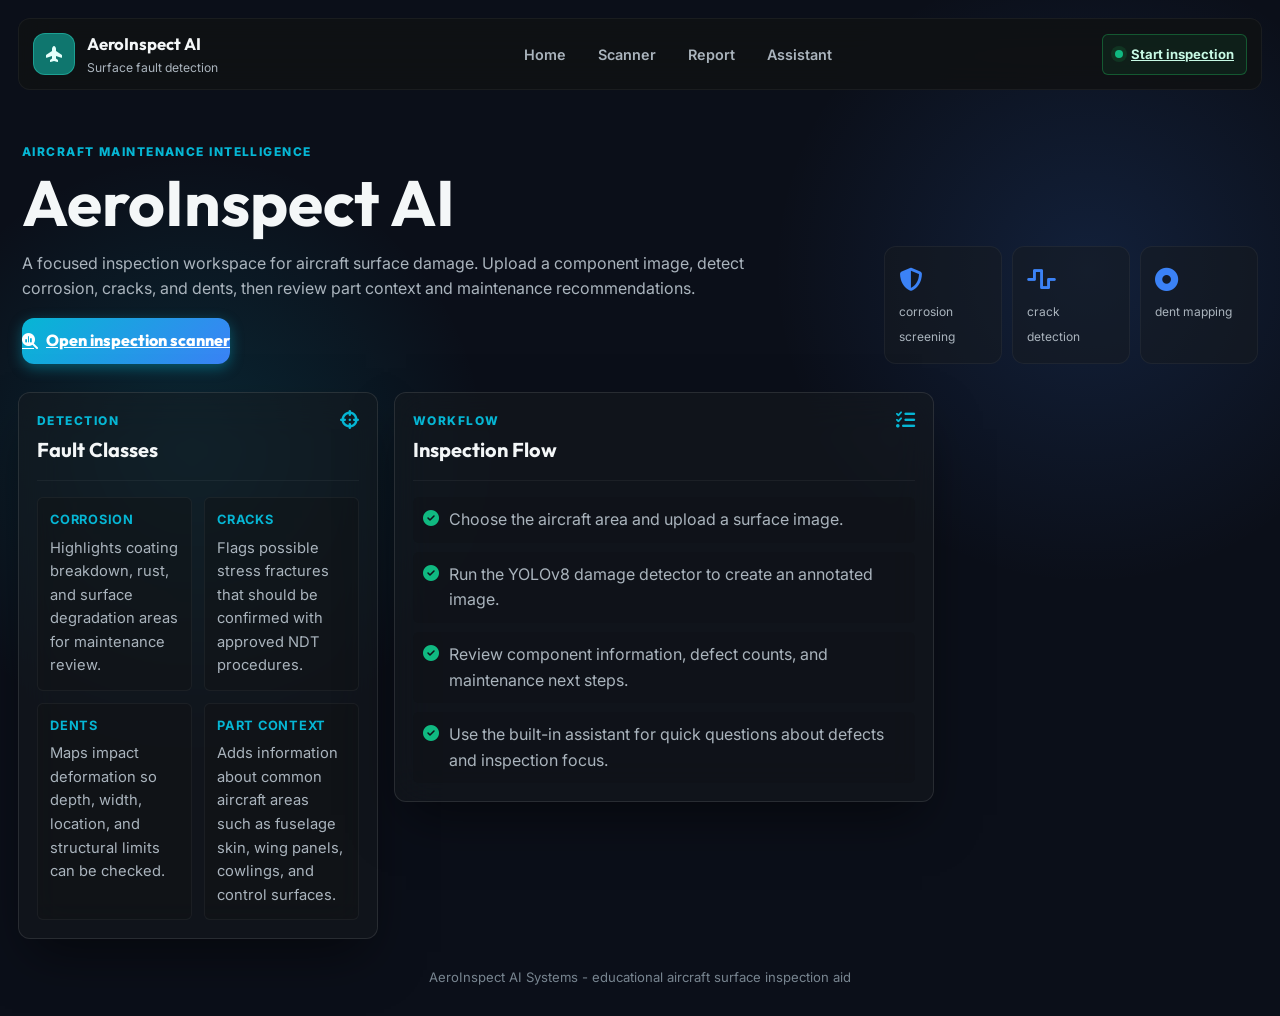
<file: templates/landing.html>
<!DOCTYPE html>
<html lang="en">
<head>
    <meta charset="UTF-8">
    <meta name="viewport" content="width=device-width, initial-scale=1.0">
    <title>AeroInspect AI - Aircraft Surface Fault Detection</title>
    <meta name="description" content="AI-powered aircraft surface fault detection for corrosion, cracks, and dents.">
    <link rel="preconnect" href="https://fonts.googleapis.com">
    <link rel="preconnect" href="https://fonts.gstatic.com" crossorigin>
    <link href="https://fonts.googleapis.com/css2?family=Inter:wght@400;500;600;700&family=Outfit:wght@600;700;800&display=swap" rel="stylesheet">
    <link rel="stylesheet" href="https://cdnjs.cloudflare.com/ajax/libs/font-awesome/6.4.0/css/all.min.css">
    <link rel="stylesheet" href="/static/css/style.css">
</head>
<body>
    <div class="site-shell">
        <nav class="top-nav" aria-label="Main navigation">
            <a class="brand" href="/">
                <span class="brand-mark"><i class="fa-solid fa-plane-up"></i></span>
                <span>
                    <strong>AeroInspect AI</strong>
                    <small>Surface fault detection</small>
                </span>
            </a>

            <div class="nav-links">
                <a href="/">Home</a>
                <a href="/inspect#scanner">Scanner</a>
                <a href="/inspect#report">Report</a>
                <a href="/inspect#assistant">Assistant</a>
            </div>

            <a class="engine-status" href="/inspect">
                <span class="status-dot"></span>
                Start inspection
            </a>
        </nav>

        <header class="hero-band">
            <div>
                <p class="eyebrow">Aircraft maintenance intelligence</p>
                <h1>AeroInspect AI</h1>
                <p class="hero-copy">A focused inspection workspace for aircraft surface damage. Upload a component image, detect corrosion, cracks, and dents, then review part context and maintenance recommendations.</p>
                <p class="hero-copy"><a class="btn btn-primary" href="/inspect"><i class="fa-solid fa-magnifying-glass-chart"></i> Open inspection scanner</a></p>
            </div>
            <div class="hero-stats" aria-label="Detection classes">
                <div><span><i class="fa-solid fa-shield-halved"></i></span><small>corrosion screening</small></div>
                <div><span><i class="fa-solid fa-wave-square"></i></span><small>crack detection</small></div>
                <div><span><i class="fa-solid fa-circle-dot"></i></span><small>dent mapping</small></div>
            </div>
        </header>

        <main class="workbench">
            <section class="panel scanner-panel">
                <div class="panel-heading">
                    <div>
                        <p class="section-kicker">Detection</p>
                        <h2>Fault Classes</h2>
                    </div>
                    <i class="fa-solid fa-crosshairs"></i>
                </div>
                <div class="component-grid">
                    <div><h4>Corrosion</h4><p>Highlights coating breakdown, rust, and surface degradation areas for maintenance review.</p></div>
                    <div><h4>Cracks</h4><p>Flags possible stress fractures that should be confirmed with approved NDT procedures.</p></div>
                    <div><h4>Dents</h4><p>Maps impact deformation so depth, width, location, and structural limits can be checked.</p></div>
                    <div><h4>Part context</h4><p>Adds information about common aircraft areas such as fuselage skin, wing panels, cowlings, and control surfaces.</p></div>
                </div>
            </section>

            <section class="panel results-panel">
                <div class="panel-heading">
                    <div>
                        <p class="section-kicker">Workflow</p>
                        <h2>Inspection Flow</h2>
                    </div>
                    <i class="fa-solid fa-list-check"></i>
                </div>
                <ul class="recommendation-list">
                    <li><i class="fa-solid fa-circle-check"></i><span>Choose the aircraft area and upload a surface image.</span></li>
                    <li><i class="fa-solid fa-circle-check"></i><span>Run the YOLOv8 damage detector to create an annotated image.</span></li>
                    <li><i class="fa-solid fa-circle-check"></i><span>Review component information, defect counts, and maintenance next steps.</span></li>
                    <li><i class="fa-solid fa-circle-check"></i><span>Use the built-in assistant for quick questions about defects and inspection focus.</span></li>
                </ul>
            </section>
        </main>

        <footer class="app-footer">
            AeroInspect AI Systems - educational aircraft surface inspection aid
        </footer>
    </div>
</body>
</html>
</file>
<file: static/css/style.css>
:root {
    --bg-color: #0b0f19;
    --surface: rgba(23, 27, 31, 0.5);
    --surface-2: rgba(31, 37, 43, 0.7);
    --surface-3: rgba(37, 44, 51, 0.8);
    --line: rgba(255, 255, 255, 0.1);
    --line-soft: rgba(255, 255, 255, 0.05);
    --text: #f4f7f8;
    --muted: #aab4bd;
    --subtle: #788590;
    --brand: #06b6d4; /* Cyan */
    --brand-2: #3b82f6; /* Blue */
    --brand-glow: rgba(6, 182, 212, 0.4);
    --warning: #f59e0b;
    --danger: #ef4444;
    --dent: #f97316;
    --success: #10b981;
    --shadow: 0 25px 50px -12px rgba(0, 0, 0, 0.5);
    --font-header: "Outfit", sans-serif;
    --font-body: "Inter", sans-serif;
    --radius: 12px;
}

*,
*::before,
*::after {
    box-sizing: border-box;
    margin: 0;
    padding: 0;
}

html {
    scroll-behavior: smooth;
}

body {
    min-height: 100vh;
    background: radial-gradient(circle at 15% 50%, rgba(6, 182, 212, 0.15), transparent 25%),
                radial-gradient(circle at 85% 30%, rgba(59, 130, 246, 0.15), transparent 25%),
                var(--bg-color);
    background-attachment: fixed;
    color: var(--text);
    font-family: var(--font-body);
    line-height: 1.6;
}

a {
    color: inherit;
}

button,
input,
select {
    font: inherit;
}

.site-shell {
    width: min(1480px, 100%);
    margin: 0 auto;
    padding: 18px;
}

.top-nav {
    position: sticky;
    top: 0;
    z-index: 20;
    display: flex;
    align-items: center;
    justify-content: space-between;
    gap: 20px;
    padding: 12px 14px;
    background: rgba(16, 18, 20, 0.92);
    border: 1px solid var(--line-soft);
    border-radius: var(--radius);
    backdrop-filter: blur(16px);
}

.brand {
    display: inline-flex;
    align-items: center;
    gap: 12px;
    text-decoration: none;
    min-width: 220px;
}

.brand-mark {
    width: 42px;
    height: 42px;
    display: grid;
    place-items: center;
    border-radius: var(--radius);
    background: #0f766e;
    color: #e6fffb;
    border: 1px solid rgba(45, 212, 191, 0.45);
}

.brand strong,
.brand small {
    display: block;
}

.brand strong {
    font-family: var(--font-header);
    font-size: 1.05rem;
}

.brand small {
    color: var(--muted);
    font-size: 0.76rem;
}

.nav-links {
    display: flex;
    align-items: center;
    justify-content: center;
    gap: 8px;
}

.nav-links a {
    color: var(--muted);
    text-decoration: none;
    padding: 9px 12px;
    border-radius: 6px;
    font-size: 0.9rem;
    font-weight: 600;
}

.nav-links a:hover {
    color: var(--text);
    background: var(--surface-2);
}

.engine-status {
    display: inline-flex;
    align-items: center;
    gap: 8px;
    color: #c7f9e4;
    border: 1px solid rgba(34, 197, 94, 0.35);
    background: rgba(34, 197, 94, 0.08);
    padding: 9px 12px;
    border-radius: 6px;
    font-size: 0.82rem;
    font-weight: 700;
    white-space: nowrap;
}

.status-dot {
    width: 8px;
    height: 8px;
    border-radius: 50%;
    background: var(--success);
    box-shadow: 0 0 0 4px rgba(34, 197, 94, 0.13);
}

.hero-band {
    display: grid;
    grid-template-columns: minmax(0, 1fr) auto;
    gap: 28px;
    align-items: end;
    padding: 52px 4px 28px;
}

.eyebrow,
.section-kicker {
    color: var(--brand);
    font-size: 0.75rem;
    font-weight: 800;
    letter-spacing: 0.12em;
    text-transform: uppercase;
}

.hero-band h1 {
    max-width: 860px;
    margin-top: 8px;
    font-family: var(--font-header);
    font-size: clamp(2.1rem, 5vw, 4.1rem);
    line-height: 1.02;
    letter-spacing: 0;
}

.hero-copy {
    max-width: 760px;
    margin-top: 16px;
    color: var(--muted);
    font-size: 1rem;
}

.hero-stats {
    display: grid;
    grid-template-columns: repeat(3, 118px);
    gap: 10px;
}

.hero-stats div {
    min-height: 92px;
    padding: 14px;
    background: var(--surface);
    border: 1px solid var(--line-soft);
    border-radius: var(--radius);
}

.hero-stats span {
    display: block;
    font-family: var(--font-header);
    font-size: 1.45rem;
    color: var(--brand-2);
}

.hero-stats small {
    color: var(--muted);
    font-size: 0.75rem;
}

.workbench {
    display: grid;
    grid-template-columns: minmax(320px, 0.9fr) minmax(460px, 1.35fr) minmax(300px, 0.78fr);
    gap: 16px;
    align-items: start;
}

.panel {
    background: var(--surface);
    backdrop-filter: blur(20px);
    -webkit-backdrop-filter: blur(20px);
    border: 1px solid var(--line);
    border-radius: var(--radius);
    box-shadow: var(--shadow);
    transition: transform 0.3s ease, box-shadow 0.3s ease;
}

.panel:hover {
    box-shadow: 0 30px 60px -15px rgba(0, 0, 0, 0.6);
}

.scanner-panel,
.results-panel,
.chat-panel {
    padding: 18px;
}

.chat-panel {
    position: sticky;
    top: 88px;
}

.panel-heading {
    display: flex;
    align-items: flex-start;
    justify-content: space-between;
    gap: 14px;
    margin-bottom: 16px;
    padding-bottom: 14px;
    border-bottom: 1px solid var(--line-soft);
}

.panel-heading h2 {
    margin-top: 4px;
    font-family: var(--font-header);
    font-size: 1.25rem;
    letter-spacing: 0;
}

.panel-heading > i {
    color: var(--brand);
    font-size: 1.2rem;
}

.upload-form {
    display: grid;
    gap: 16px;
}

.field-label {
    color: var(--muted);
    font-size: 0.82rem;
    font-weight: 800;
    text-transform: uppercase;
    letter-spacing: 0.06em;
}

.component-select,
.chat-form input {
    width: 100%;
    border: 1px solid var(--line);
    background: var(--surface-2);
    color: var(--text);
    border-radius: var(--radius);
    padding: 12px;
    outline: none;
}

.component-select:focus,
.chat-form input:focus {
    border-color: var(--brand);
    box-shadow: 0 0 0 3px rgba(45, 212, 191, 0.12);
}

.dropzone {
    min-height: 320px;
    display: grid;
    place-items: center;
    position: relative;
    overflow: hidden;
    cursor: pointer;
    border: 2px dashed rgba(255, 255, 255, 0.2);
    border-radius: var(--radius);
    background: rgba(255, 255, 255, 0.02);
    transition: all 0.3s cubic-bezier(0.4, 0, 0.2, 1);
}

.dropzone:hover,
.dropzone.dragover {
    border-color: var(--brand);
    background: rgba(6, 182, 212, 0.05);
    transform: scale(1.01);
}

.file-input {
    display: none;
}

.dropzone-content {
    display: grid;
    justify-items: center;
    gap: 10px;
    text-align: center;
    padding: 24px;
}

.dropzone-content i {
    font-size: 2.6rem;
    color: var(--brand);
}

.dropzone-content h3 {
    font-family: var(--font-header);
    font-size: 1.15rem;
}

.dropzone-content p {
    color: var(--muted);
    font-size: 0.88rem;
}

.preview-container {
    position: absolute;
    inset: 0;
    display: grid;
    place-items: center;
    background: #090b0d;
}

.image-preview {
    width: 100%;
    height: 100%;
    object-fit: contain;
}

.scanner-line {
    position: absolute;
    left: 0;
    width: 100%;
    height: 3px;
    background: linear-gradient(90deg, transparent, var(--brand), var(--warning), transparent);
    box-shadow: 0 0 18px rgba(45, 212, 191, 0.6);
    animation: scanAnimation 2.1s ease-in-out infinite;
}

@keyframes scanAnimation {
    0%, 100% { top: 0; }
    50% { top: 100%; }
}

.scan-overlay-text {
    position: absolute;
    bottom: 16px;
    left: 50%;
    transform: translateX(-50%);
    display: inline-flex;
    align-items: center;
    gap: 8px;
    padding: 9px 12px;
    border-radius: 6px;
    background: rgba(16, 18, 20, 0.92);
    border: 1px solid var(--brand);
    color: #c7fffb;
    font-weight: 800;
    font-size: 0.82rem;
}

.action-row {
    display: grid;
    grid-template-columns: 1fr auto;
    gap: 10px;
}

.btn {
    display: inline-flex;
    align-items: center;
    justify-content: center;
    gap: 8px;
    min-height: 46px;
    border: 1px solid transparent;
    border-radius: var(--radius);
    cursor: pointer;
    font-family: var(--font-header);
    font-weight: 800;
}

.btn-primary {
    background: linear-gradient(135deg, var(--brand), var(--brand-2));
    color: #fff;
    border: none;
    box-shadow: 0 4px 14px var(--brand-glow);
    transition: all 0.3s ease;
}

/* --- Predictive AI & Workflow Stepper Styles --- */
.workflow-stepper .step-item {
    transition: all 0.25s ease;
}
.workflow-stepper .step-item:hover {
    transform: translateY(-2px);
    box-shadow: 0 4px 12px rgba(0,0,0,0.3);
}
.predictive-ai-card, .cost-estimator-card, .workflow-engine-card {
    transition: transform 0.2s ease, box-shadow 0.2s ease;
}
.predictive-ai-card:hover {
    box-shadow: 0 0 20px rgba(139, 92, 246, 0.25);
}
.cost-estimator-card:hover {
    box-shadow: 0 0 20px rgba(16, 185, 129, 0.25);
}
.workflow-engine-card:hover {
    box-shadow: 0 0 20px rgba(59, 130, 246, 0.25);
}

.btn-primary:hover:not(:disabled) {
    transform: translateY(-2px);
    box-shadow: 0 6px 20px var(--brand-glow);
}

.btn-primary:disabled {
    background: var(--surface-2);
    color: var(--subtle);
    border-color: var(--line);
    cursor: not-allowed;
}

.btn-secondary {
    background: transparent;
    color: var(--muted);
    border-color: var(--line);
    padding-inline: 18px;
}

.btn-secondary:hover {
    color: var(--text);
    background: var(--surface-2);
}

.results-panel.empty {
    min-height: 520px;
    display: grid;
    place-items: center;
}

.empty-state-content {
    max-width: 480px;
    display: grid;
    justify-items: center;
    gap: 12px;
    text-align: center;
    padding: 34px 20px;
}

.empty-state-content i {
    color: var(--brand-2);
    font-size: 3rem;
}

.empty-state-content h2 {
    font-family: var(--font-header);
    font-size: 1.45rem;
}

.empty-state-content p {
    color: var(--muted);
}

.analysis-results {
    display: grid;
    grid-template-columns: repeat(2, minmax(0, 1fr));
    gap: 20px;
    align-items: stretch;
}

.image-comparison-grid {
    display: grid;
    grid-template-columns: repeat(2, minmax(0, 1fr));
    gap: 20px;
    grid-column: span 2;
}

.image-frame {
    position: relative;
    min-height: 260px;
    aspect-ratio: 16 / 10;
    display: grid;
    place-items: center;
    overflow: hidden;
    background: #090b0d;
    border: 1px solid var(--line-soft);
    border-radius: var(--radius);
}

.image-frame img {
    width: 100%;
    height: 100%;
    object-fit: contain;
    transition: transform 0.4s ease;
    cursor: zoom-in;
}

.image-frame:hover img {
    transform: scale(1.05);
}

.image-frame figcaption {
    position: absolute;
    top: 10px;
    left: 10px;
    padding: 6px 8px;
    border-radius: 5px;
    background: rgba(16, 18, 20, 0.86);
    border: 1px solid var(--line);
    color: var(--muted);
    font-size: 0.72rem;
    font-weight: 800;
    text-transform: uppercase;
    letter-spacing: 0.06em;
}

.summary-metrics {
    display: grid;
    grid-template-columns: repeat(4, minmax(0, 1fr));
    gap: 14px;
    grid-column: span 2;
    align-items: stretch;
}

.metric-card {
    display: flex;
    flex-direction: column;
    justify-content: center;
    gap: 6px;
    padding: 14px 16px;
    background: var(--surface-2);
    border: 1px solid var(--line-soft);
    border-left-width: 4px;
    border-radius: var(--radius);
    height: 100%;
}

.metric-card.corrosion {
    border-left-color: var(--warning);
}

.metric-card.crack {
    border-left-color: var(--danger);
}

.metric-card.dent {
    border-left-color: var(--dent);
}

.metric-card span {
    color: var(--muted);
    font-size: 0.78rem;
    font-weight: 800;
    text-transform: uppercase;
    letter-spacing: 0.05em;
}

.metric-card strong {
    font-family: var(--font-header);
    font-size: 2rem;
}

.component-card,
.caption-container,
.recommendations-container,
.raw-data-container {
    border: 1px solid var(--line-soft);
    border-radius: var(--radius);
    background: rgba(31, 37, 43, 0.62);
    padding: 24px;
    display: flex;
    flex-direction: column;
    justify-content: space-between;
}

.component-card.full-width-card {
    grid-column: span 2;
}

@media (max-width: 950px) {
    .analysis-results {
        grid-template-columns: 1fr;
    }
    .panel-heading,
    .image-comparison-grid,
    .summary-metrics,
    .component-card,
    .caption-container,
    .recommendations-container,
    .raw-data-container {
        grid-column: span 1 !important;
    }
    .summary-metrics {
        grid-template-columns: repeat(2, minmax(0, 1fr));
    }
}

.card-title-row {
    display: flex;
    flex-wrap: wrap;
    align-items: center;
    justify-content: space-between;
    gap: 12px;
    margin-bottom: 16px;
}

.card-title-row h3,
.caption-container h3,
.recommendations-container h3 {
    font-family: var(--font-header);
    font-size: 1.15rem;
    margin: 0;
}

.pred-grid {
    display: grid;
    grid-template-columns: minmax(240px, 1fr) minmax(380px, 2.5fr);
    gap: 20px;
    margin-top: 14px;
    align-items: stretch;
}

@media (max-width: 800px) {
    .pred-grid {
        grid-template-columns: 1fr;
    }
}

.card-title-row span {
    color: #ffebb8;
    background: rgba(245, 158, 11, 0.12);
    border: 1px solid rgba(245, 158, 11, 0.26);
    border-radius: 999px;
    padding: 5px 9px;
    font-size: 0.72rem;
    font-weight: 800;
    white-space: nowrap;
}

.component-grid {
    display: grid;
    grid-template-columns: repeat(2, minmax(0, 1fr));
    gap: 12px;
}

.component-grid div {
    padding: 12px;
    background: rgba(16, 18, 20, 0.45);
    border: 1px solid var(--line-soft);
    border-radius: 6px;
}

.component-grid h4 {
    color: var(--brand);
    margin-bottom: 6px;
    font-size: 0.8rem;
    text-transform: uppercase;
    letter-spacing: 0.06em;
}

.component-grid p,
.caption-container p {
    color: var(--muted);
    font-size: 0.92rem;
}

.caption-container h3,
.recommendations-container h3 {
    display: inline-flex;
    align-items: center;
    gap: 8px;
    margin-bottom: 10px;
}

.recommendation-list {
    display: grid;
    gap: 9px;
    list-style: none;
}

.recommendation-list li {
    display: flex;
    gap: 10px;
    color: var(--muted);
    padding: 10px;
    background: rgba(16, 18, 20, 0.35);
    border-radius: 6px;
}

.recommendation-list i {
    color: var(--success);
    margin-top: 3px;
}

.accordion-header {
    width: 100%;
    display: flex;
    align-items: center;
    justify-content: space-between;
    gap: 12px;
    padding: 14px 16px;
    color: var(--text);
    background: transparent;
    border: 0;
    cursor: pointer;
    font-family: var(--font-header);
    font-weight: 800;
}

.accordion-header span {
    display: inline-flex;
    align-items: center;
    gap: 8px;
}

.accordion-content {
    border-top: 1px solid var(--line-soft);
    overflow-x: auto;
}

.data-table {
    width: 100%;
    border-collapse: collapse;
    font-size: 0.85rem;
}

.data-table th,
.data-table td {
    padding: 12px;
    border-bottom: 1px solid var(--line-soft);
    text-align: left;
}

.data-table th {
    color: var(--subtle);
    font-size: 0.72rem;
    text-transform: uppercase;
    letter-spacing: 0.06em;
}

.badge {
    display: inline-flex;
    padding: 4px 7px;
    border-radius: 5px;
    font-size: 0.72rem;
    font-weight: 900;
    text-transform: uppercase;
}

.badge-corrosion {
    color: #ffe9a6;
    background: rgba(245, 158, 11, 0.14);
    border: 1px solid rgba(245, 158, 11, 0.28);
}

.badge-crack {
    color: #ffd3d3;
    background: rgba(239, 68, 68, 0.14);
    border: 1px solid rgba(239, 68, 68, 0.28);
}

.badge-dent {
    color: #ffdfc4;
    background: rgba(249, 115, 22, 0.14);
    border: 1px solid rgba(249, 115, 22, 0.28);
}

.coord-cell {
    color: var(--subtle);
    font-family: Consolas, "Courier New", monospace;
    font-size: 0.78rem;
}

.text-center {
    text-align: center;
}

.chat-panel {
    display: grid;
    grid-template-rows: auto minmax(360px, 56vh) auto;
}

.chat-window {
    display: flex;
    flex-direction: column;
    gap: 10px;
    overflow-y: auto;
    padding-right: 4px;
}

.chat-message {
    max-width: 94%;
    padding: 11px 12px;
    border-radius: var(--radius);
    border: 1px solid var(--line-soft);
}

.chat-message strong {
    display: block;
    margin-bottom: 4px;
    font-size: 0.76rem;
    color: var(--subtle);
    text-transform: uppercase;
    letter-spacing: 0.06em;
}

.chat-message p {
    color: var(--muted);
    font-size: 0.9rem;
}

.chat-message.bot {
    align-self: flex-start;
    background: rgba(45, 212, 191, 0.08);
}

.chat-message.user {
    align-self: flex-end;
    background: rgba(56, 189, 248, 0.1);
}

.chat-form {
    display: grid;
    grid-template-columns: 1fr auto;
    gap: 8px;
    padding-top: 14px;
    margin-top: 14px;
    border-top: 1px solid var(--line-soft);
}

.icon-button {
    width: 46px;
    height: 46px;
    display: grid;
    place-items: center;
    border: 1px solid rgba(45, 212, 191, 0.45);
    border-radius: var(--radius);
    background: #0f766e;
    color: #effffb;
    cursor: pointer;
}

.icon-button:hover {
    background: #0d9488;
}

.app-footer {
    padding: 28px 4px 10px;
    color: var(--subtle);
    text-align: center;
    font-size: 0.82rem;
}

.hidden {
    display: none !important;
}

::selection {
    background: rgba(45, 212, 191, 0.28);
}

::-webkit-scrollbar {
    width: 8px;
    height: 8px;
}

::-webkit-scrollbar-track {
    background: var(--surface);
}

::-webkit-scrollbar-thumb {
    background: #46545f;
    border-radius: 999px;
}

@media (max-width: 1260px) {
    .workbench {
        grid-template-columns: minmax(320px, 0.9fr) minmax(460px, 1.1fr);
    }

    .chat-panel {
        grid-column: 1 / -1;
        position: static;
        grid-template-rows: auto minmax(220px, 320px) auto;
    }
}

@media (max-width: 900px) {
    .top-nav {
        align-items: flex-start;
        flex-wrap: wrap;
    }

    .nav-links {
        order: 3;
        width: 100%;
        justify-content: flex-start;
        overflow-x: auto;
        padding-top: 6px;
    }

    .hero-band {
        grid-template-columns: 1fr;
        padding-top: 34px;
    }

    .hero-stats {
        grid-template-columns: repeat(3, minmax(0, 1fr));
    }

    .workbench {
        grid-template-columns: 1fr;
    }
}

@media (max-width: 620px) {
    .site-shell {
        padding: 10px;
    }

    .brand {
        min-width: 0;
    }

    .engine-status {
        width: 100%;
        justify-content: center;
    }

    .hero-stats,
    .summary-metrics,
    .image-comparison-grid,
    .component-grid,
    .action-row {
        grid-template-columns: 1fr;
    }

    .scanner-panel,
    .results-panel,
    .chat-panel {
        padding: 14px;
    }

    .dropzone {
        min-height: 260px;
    }
}

/* --- New Advanced UI Features --- */
.confidence-control {
    background: rgba(16, 18, 20, 0.4);
    border: 1px solid var(--line-soft);
    padding: 16px;
    border-radius: var(--radius);
    display: flex;
    flex-direction: column;
    gap: 12px;
}

.confidence-header {
    display: flex;
    justify-content: space-between;
    align-items: center;
}

.confidence-slider {
    -webkit-appearance: none;
    width: 100%;
    height: 6px;
    background: var(--surface-3);
    border-radius: 5px;
    outline: none;
}

.confidence-slider::-webkit-slider-thumb {
    -webkit-appearance: none;
    appearance: none;
    width: 20px;
    height: 20px;
    border-radius: 50%;
    background: var(--brand);
    cursor: pointer;
    box-shadow: 0 0 10px var(--brand-glow);
    transition: transform 0.2s;
}

.confidence-slider::-webkit-slider-thumb:hover {
    transform: scale(1.2);
}

.confidence-hint {
    font-size: 0.75rem;
    color: var(--subtle);
    margin-top: -6px;
}

/* Image Zoom Modal */
.image-modal {
    position: fixed;
    z-index: 1000;
    inset: 0;
    background: rgba(5, 7, 10, 0.95);
    backdrop-filter: blur(8px);
    display: grid;
    place-items: center;
    opacity: 1;
    transition: opacity 0.3s ease;
}

.image-modal.hidden {
    opacity: 0;
    pointer-events: none;
}

.modal-content {
    max-width: 90vw;
    max-height: 90vh;
    object-fit: contain;
    border: 2px solid var(--line);
    border-radius: var(--radius);
    box-shadow: 0 25px 50px -12px rgba(0,0,0,0.8);
    transform: scale(1);
    transition: transform 0.3s ease;
}

.image-modal.hidden .modal-content {
    transform: scale(0.95);
}

.modal-close {
    position: absolute;
    top: 24px;
    right: 32px;
    background: transparent;
    border: none;
    color: var(--muted);
    font-size: 2rem;
    cursor: pointer;
    transition: color 0.2s ease, transform 0.2s ease;
}

.modal-close:hover {
    color: #fff;
    transform: scale(1.1);
}

/* --- Intro Animation --- */
.site-intro {
    position: fixed;
    inset: 0;
    z-index: 9999;
    background: var(--bg-color);
    display: flex;
    flex-direction: column;
    align-items: center;
    justify-content: center;
    animation: fadeOutIntro 2s cubic-bezier(0.8, 0, 0.2, 1) forwards;
    animation-delay: 1.5s;
    pointer-events: none;
}

.intro-logo {
    font-size: 4rem;
    color: var(--brand);
    animation: pulseLogo 1.5s ease-in-out infinite alternate;
}

.intro-text {
    font-family: var(--font-header);
    font-size: 2rem;
    margin-top: 10px;
    letter-spacing: 2px;
    color: var(--text);
}

@keyframes pulseLogo {
    0% { transform: scale(0.9); text-shadow: 0 0 10px var(--brand-glow); }
    100% { transform: scale(1.1); text-shadow: 0 0 30px var(--brand-glow); }
}

@keyframes fadeOutIntro {
    0% { opacity: 1; pointer-events: all; }
    100% { opacity: 0; visibility: hidden; pointer-events: none; }
}

/* --- Reset Animation --- */
.reset-animation {
    animation: wipeOut 0.6s cubic-bezier(0.7, 0, 0.3, 1) forwards;
}

@keyframes wipeOut {
    0% { opacity: 1; transform: scale(1) translateY(0); filter: blur(0); }
    50% { opacity: 0.5; transform: scale(0.95) translateY(-20px); filter: blur(10px); }
    100% { opacity: 0; transform: scale(0.9) translateY(-40px); filter: blur(20px); }
}

/* --- Chatbot Minimize State --- */
.chat-panel {
    transition: max-height 0.4s cubic-bezier(0.4, 0, 0.2, 1);
    overflow: hidden;
    max-height: 800px;
}

.chat-panel.minimized {
    max-height: 70px;
}

.chat-panel.minimized .chat-window,
.chat-panel.minimized .chat-form {
    opacity: 0;
    pointer-events: none;
    transition: opacity 0.2s ease;
}

.minimize-btn {
    background: none;
    border: none;
    color: var(--muted);
    font-size: 1.1rem;
    cursor: pointer;
    transition: color 0.2s, transform 0.3s;
}

.minimize-btn:hover {
    color: var(--brand);
}

.chat-panel.minimized .minimize-btn {
    transform: rotate(180deg);
}

/* --- Component & Workflow Layout --- */
.component-workflow-layout {
    display: grid;
    grid-template-columns: 1.6fr 1fr;
    gap: 20px;
    margin-top: 16px;
}

@media (max-width: 768px) {
    .component-workflow-layout {
        grid-template-columns: 1fr;
    }
}

.flowchart-container {
    padding: 16px;
    border: 1px solid var(--line-soft);
    border-radius: var(--radius);
    background: rgba(31, 37, 43, 0.62);
    overflow-x: auto;
    display: flex;
    flex-direction: column;
}

.flowchart-container h4 {
    font-family: var(--font-header);
    font-size: 1.04rem;
    display: flex;
    align-items: center;
    gap: 8px;
    margin-bottom: 12px;
}
</file>
